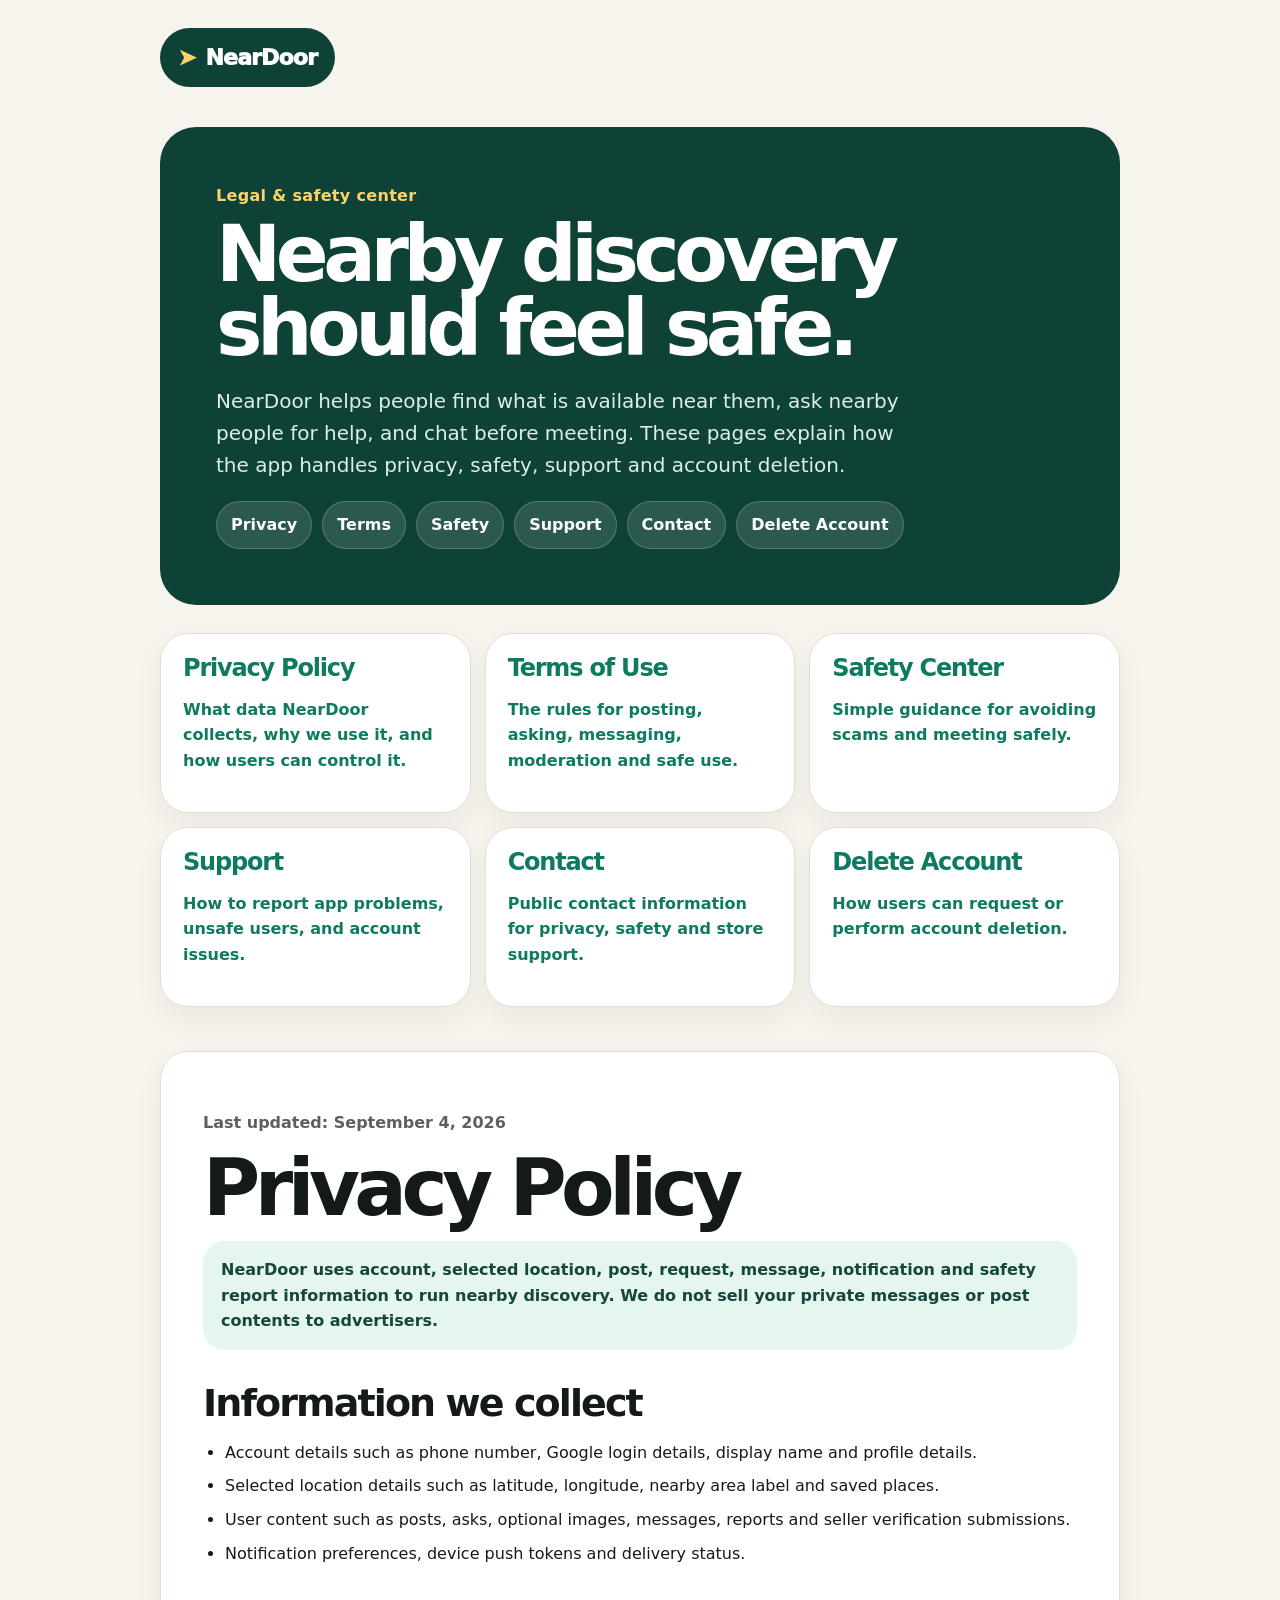
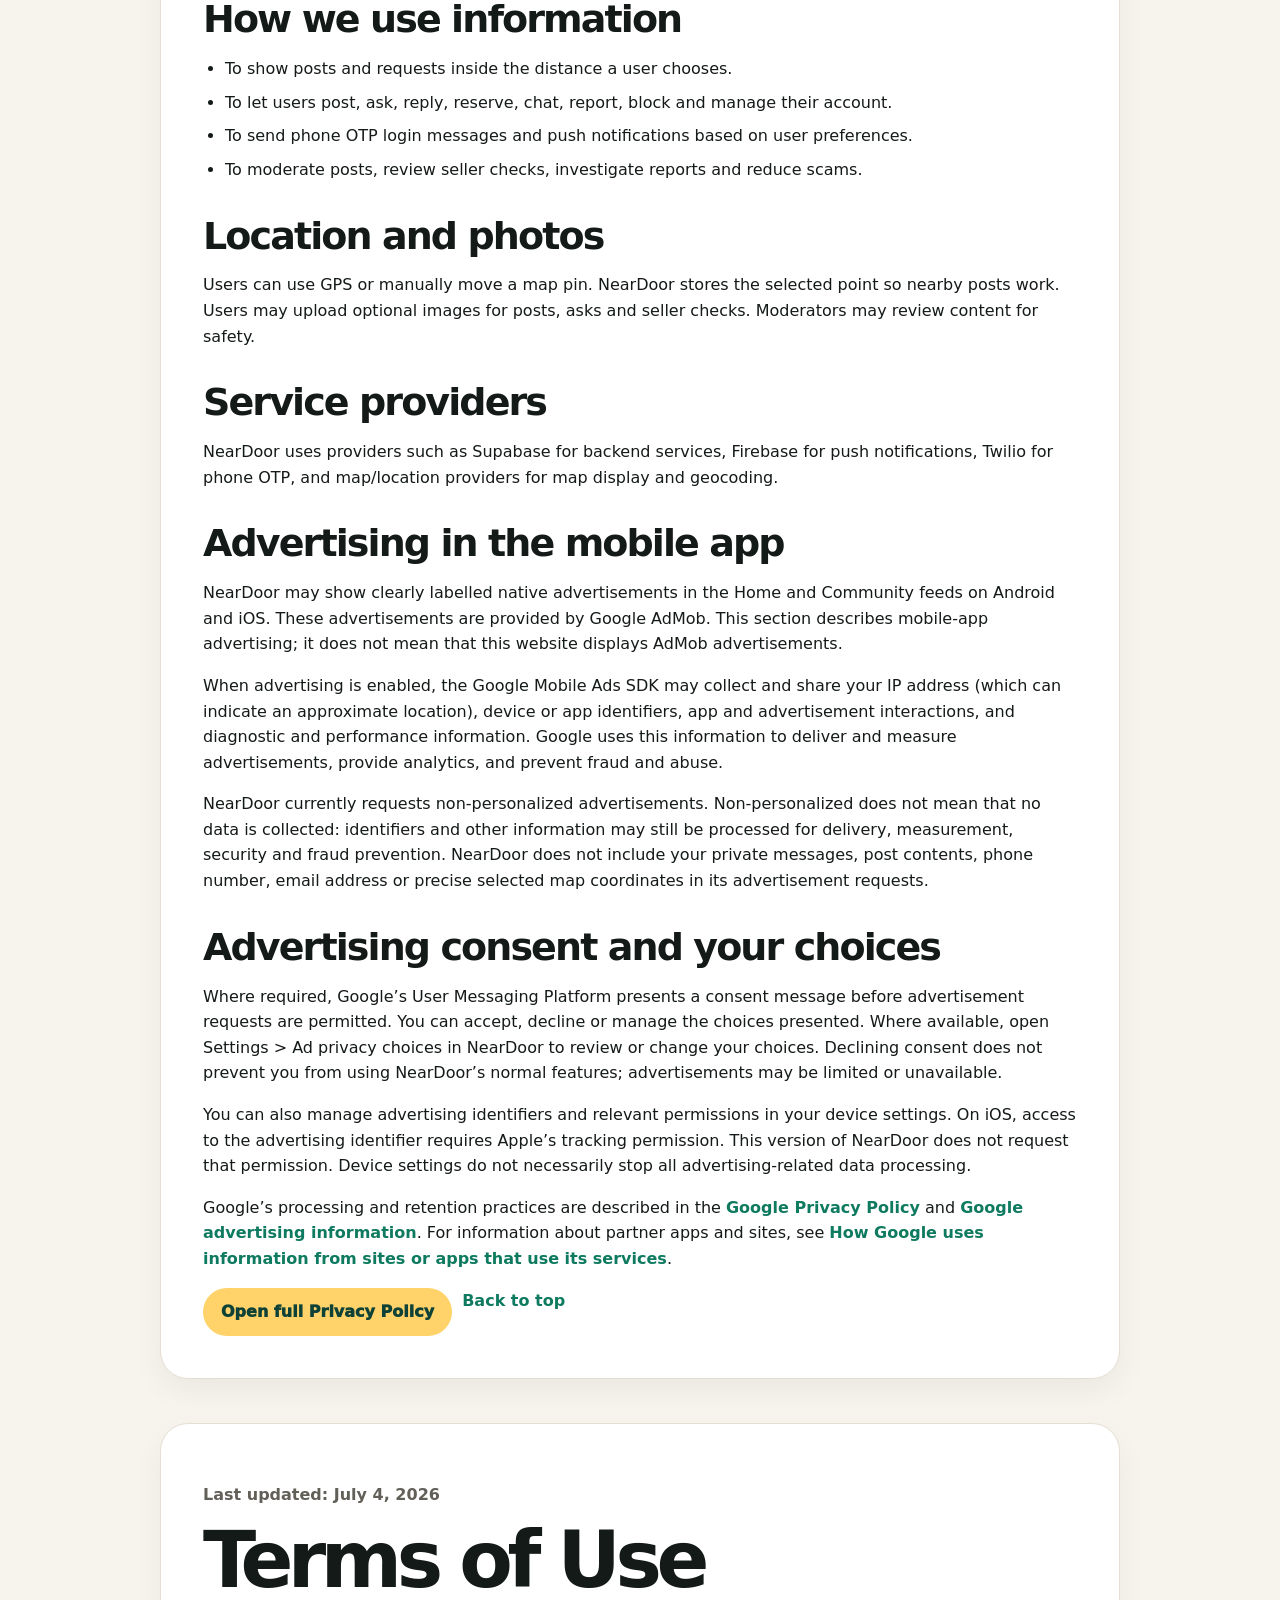
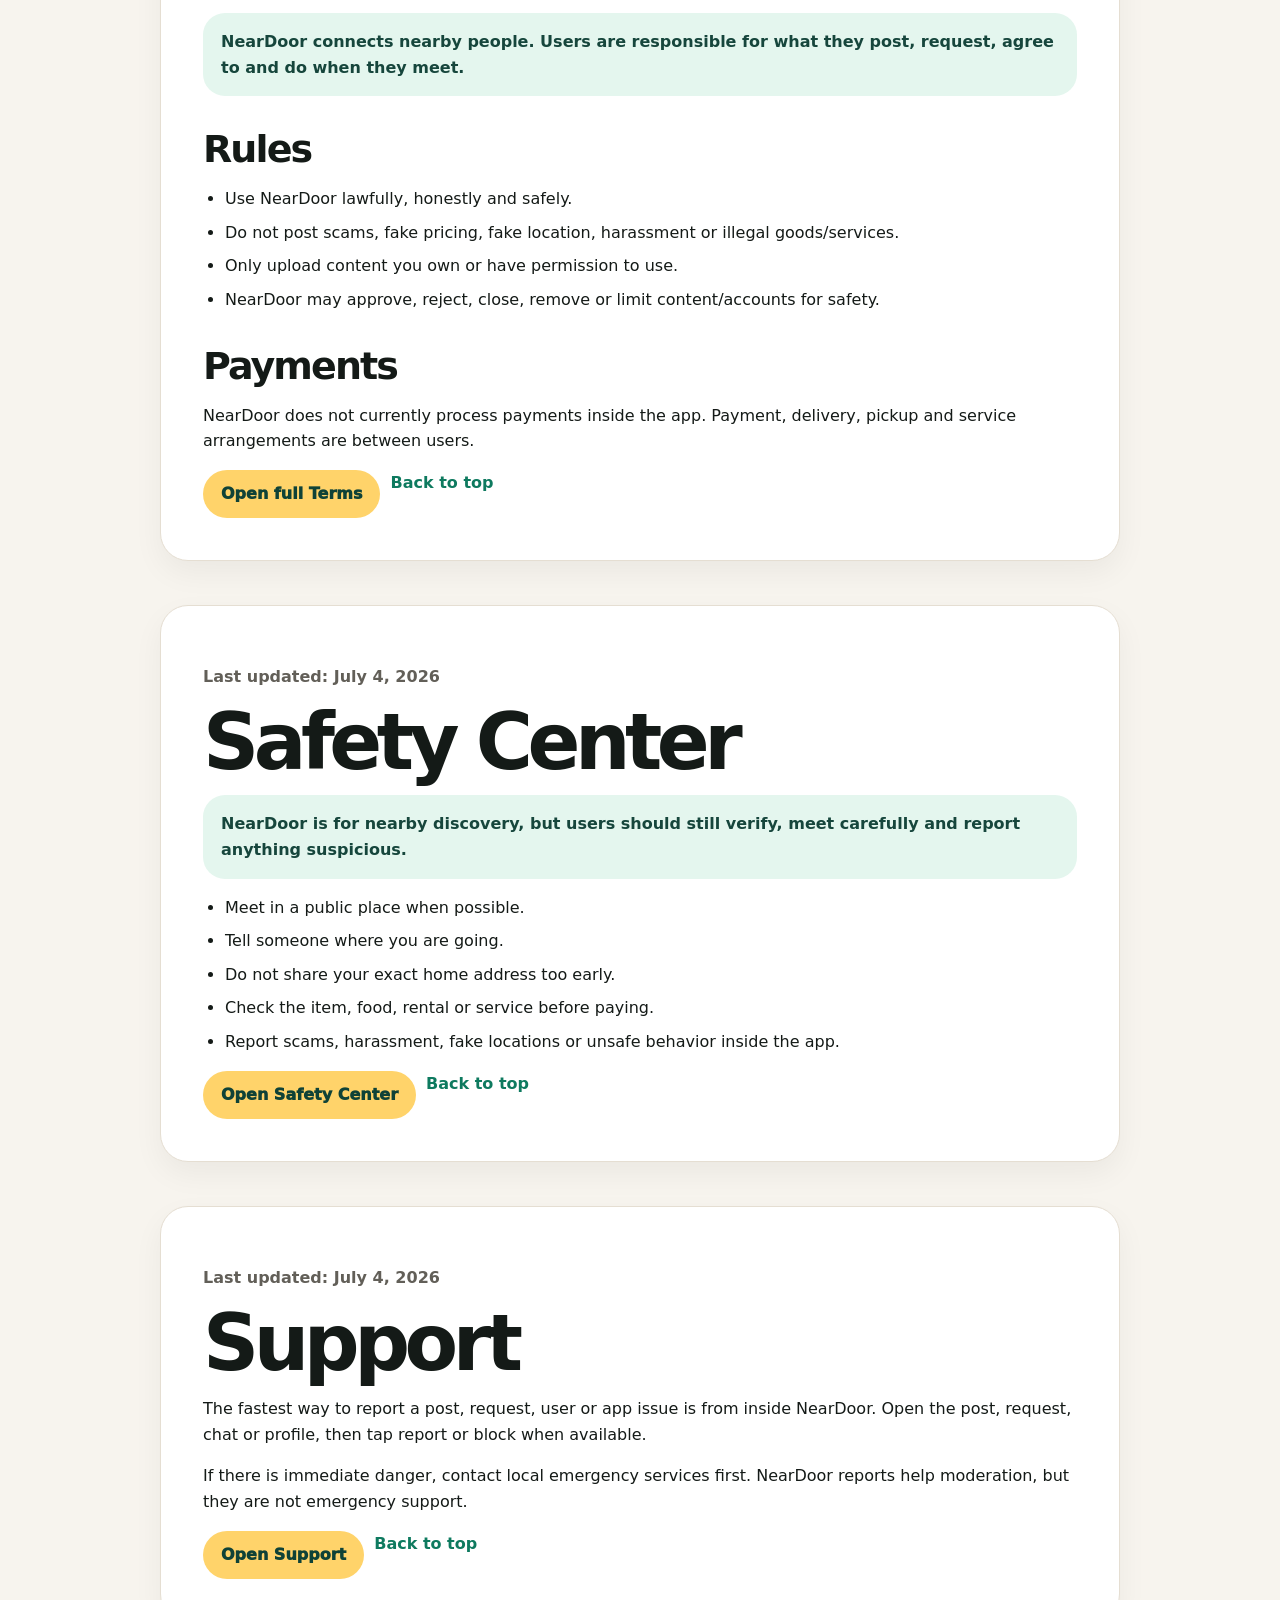
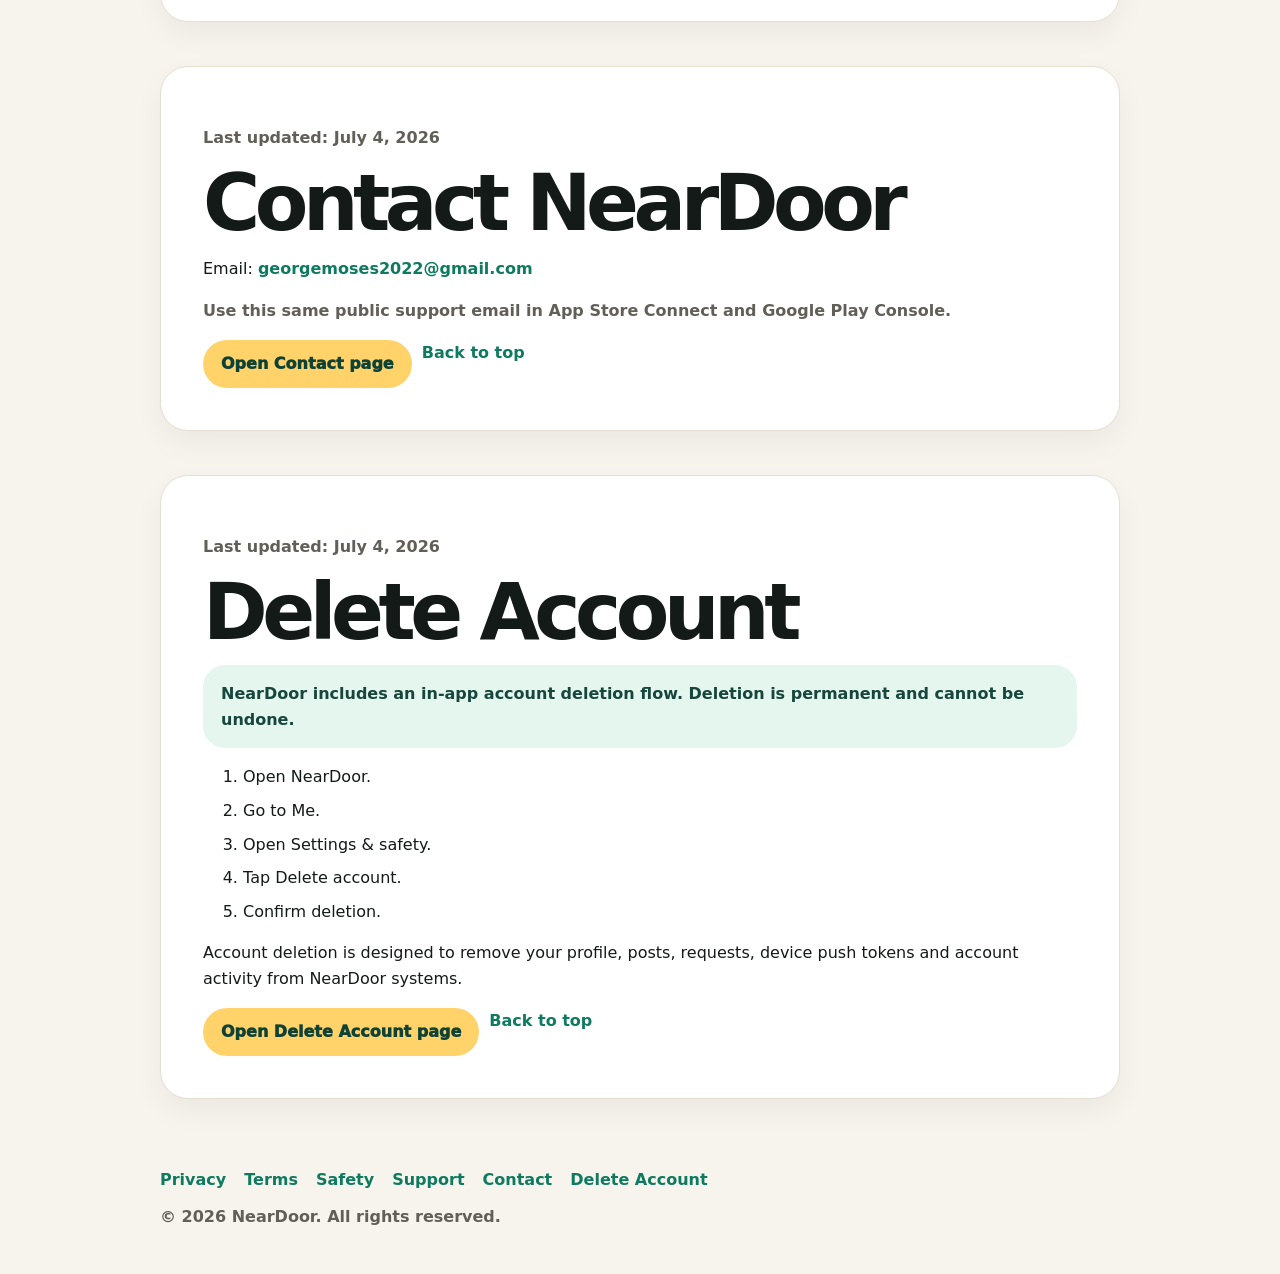
<file: index.html>
<!doctype html>
<html lang="en">
  <head>
    <meta charset="utf-8" />
    <meta name="viewport" content="width=device-width, initial-scale=1" />
    <title>NearDoor Legal & Safety</title>
    <meta
      name="description"
      content="NearDoor legal, privacy, safety, support and account deletion information."
    />
    <link rel="stylesheet" href="./styles.css" />
  </head>
  <body>
    <header class="topbar" id="top">
      <div class="shell">
        <a class="brand" href="./"><span class="brand-mark">➤</span> NearDoor</a>
      </div>
    </header>

    <main class="shell">
      <section class="hero">
        <div class="eyebrow">Legal & safety center</div>
        <h1>Nearby discovery should feel safe.</h1>
        <p>
          NearDoor helps people find what is available near them, ask nearby
          people for help, and chat before meeting. These pages explain how the
          app handles privacy, safety, support and account deletion.
        </p>
        <nav class="quicknav" aria-label="Page sections">
          <a href="#privacy">Privacy</a>
          <a href="#terms">Terms</a>
          <a href="#safety">Safety</a>
          <a href="#support">Support</a>
          <a href="#contact">Contact</a>
          <a href="#delete-account">Delete Account</a>
        </nav>
      </section>

      <section class="grid" aria-label="Legal pages">
        <a class="card" href="#privacy">
          <h2>Privacy Policy</h2>
          <p>What data NearDoor collects, why we use it, and how users can control it.</p>
        </a>
        <a class="card" href="#terms">
          <h2>Terms of Use</h2>
          <p>The rules for posting, asking, messaging, moderation and safe use.</p>
        </a>
        <a class="card" href="#safety">
          <h2>Safety Center</h2>
          <p>Simple guidance for avoiding scams and meeting safely.</p>
        </a>
        <a class="card" href="#support">
          <h2>Support</h2>
          <p>How to report app problems, unsafe users, and account issues.</p>
        </a>
        <a class="card" href="#contact">
          <h2>Contact</h2>
          <p>Public contact information for privacy, safety and store support.</p>
        </a>
        <a class="card" href="#delete-account">
          <h2>Delete Account</h2>
          <p>How users can request or perform account deletion.</p>
        </a>
      </section>

      <section class="content section-card" id="privacy">
        <p class="meta">Last updated: September 4, 2026</p>
        <h1>Privacy Policy</h1>
        <p class="notice">
          NearDoor uses account, selected location, post, request, message,
          notification and safety report information to run nearby discovery.
          We do not sell your private messages or post contents to advertisers.
        </p>
        <h2>Information we collect</h2>
        <ul>
          <li>Account details such as phone number, Google login details, display name and profile details.</li>
          <li>Selected location details such as latitude, longitude, nearby area label and saved places.</li>
          <li>User content such as posts, asks, optional images, messages, reports and seller verification submissions.</li>
          <li>Notification preferences, device push tokens and delivery status.</li>
        </ul>
        <h2>How we use information</h2>
        <ul>
          <li>To show posts and requests inside the distance a user chooses.</li>
          <li>To let users post, ask, reply, reserve, chat, report, block and manage their account.</li>
          <li>To send phone OTP login messages and push notifications based on user preferences.</li>
          <li>To moderate posts, review seller checks, investigate reports and reduce scams.</li>
        </ul>
        <h2>Location and photos</h2>
        <p>
          Users can use GPS or manually move a map pin. NearDoor stores the
          selected point so nearby posts work. Users may upload optional images
          for posts, asks and seller checks. Moderators may review content for
          safety.
        </p>
        <h2>Service providers</h2>
        <p>
          NearDoor uses providers such as Supabase for backend services,
          Firebase for push notifications, Twilio for phone OTP, and map/location
          providers for map display and geocoding.
        </p>
        <h2>Advertising in the mobile app</h2>
        <p>NearDoor may show clearly labelled native advertisements in the Home and Community feeds on Android and iOS. These advertisements are provided by Google AdMob. This section describes mobile-app advertising; it does not mean that this website displays AdMob advertisements.</p>
        <p>When advertising is enabled, the Google Mobile Ads SDK may collect and share your IP address (which can indicate an approximate location), device or app identifiers, app and advertisement interactions, and diagnostic and performance information. Google uses this information to deliver and measure advertisements, provide analytics, and prevent fraud and abuse.</p>
        <p>NearDoor currently requests non-personalized advertisements. Non-personalized does not mean that no data is collected: identifiers and other information may still be processed for delivery, measurement, security and fraud prevention. NearDoor does not include your private messages, post contents, phone number, email address or precise selected map coordinates in its advertisement requests.</p>
        <h2>Advertising consent and your choices</h2>
        <p>Where required, Google’s User Messaging Platform presents a consent message before advertisement requests are permitted. You can accept, decline or manage the choices presented. Where available, open Settings &gt; Ad privacy choices in NearDoor to review or change your choices. Declining consent does not prevent you from using NearDoor’s normal features; advertisements may be limited or unavailable.</p>
        <p>You can also manage advertising identifiers and relevant permissions in your device settings. On iOS, access to the advertising identifier requires Apple’s tracking permission. This version of NearDoor does not request that permission. Device settings do not necessarily stop all advertising-related data processing.</p>
        <p>Google’s processing and retention practices are described in the <a href="https://policies.google.com/privacy">Google Privacy Policy</a> and <a href="https://policies.google.com/technologies/ads">Google advertising information</a>. For information about partner apps and sites, see <a href="https://policies.google.com/technologies/partner-sites">How Google uses information from sites or apps that use its services</a>.</p>
        <div class="split-actions">
          <a class="button" href="./privacy/">Open full Privacy Policy</a>
          <a href="#top">Back to top</a>
        </div>
      </section>

      <section class="content section-card" id="terms">
        <p class="meta">Last updated: July 4, 2026</p>
        <h1>Terms of Use</h1>
        <p class="notice">
          NearDoor connects nearby people. Users are responsible for what they
          post, request, agree to and do when they meet.
        </p>
        <h2>Rules</h2>
        <ul>
          <li>Use NearDoor lawfully, honestly and safely.</li>
          <li>Do not post scams, fake pricing, fake location, harassment or illegal goods/services.</li>
          <li>Only upload content you own or have permission to use.</li>
          <li>NearDoor may approve, reject, close, remove or limit content/accounts for safety.</li>
        </ul>
        <h2>Payments</h2>
        <p>
          NearDoor does not currently process payments inside the app. Payment,
          delivery, pickup and service arrangements are between users.
        </p>
        <div class="split-actions">
          <a class="button" href="./terms/">Open full Terms</a>
          <a href="#top">Back to top</a>
        </div>
      </section>

      <section class="content section-card" id="safety">
        <p class="meta">Last updated: July 4, 2026</p>
        <h1>Safety Center</h1>
        <p class="notice">
          NearDoor is for nearby discovery, but users should still verify,
          meet carefully and report anything suspicious.
        </p>
        <ul>
          <li>Meet in a public place when possible.</li>
          <li>Tell someone where you are going.</li>
          <li>Do not share your exact home address too early.</li>
          <li>Check the item, food, rental or service before paying.</li>
          <li>Report scams, harassment, fake locations or unsafe behavior inside the app.</li>
        </ul>
        <div class="split-actions">
          <a class="button" href="./safety/">Open Safety Center</a>
          <a href="#top">Back to top</a>
        </div>
      </section>

      <section class="content section-card" id="support">
        <p class="meta">Last updated: July 4, 2026</p>
        <h1>Support</h1>
        <p>
          The fastest way to report a post, request, user or app issue is from
          inside NearDoor. Open the post, request, chat or profile, then tap
          report or block when available.
        </p>
        <p>
          If there is immediate danger, contact local emergency services first.
          NearDoor reports help moderation, but they are not emergency support.
        </p>
        <div class="split-actions">
          <a class="button" href="./support/">Open Support</a>
          <a href="#top">Back to top</a>
        </div>
      </section>

      <section class="content section-card" id="contact">
        <p class="meta">Last updated: July 4, 2026</p>
        <h1>Contact NearDoor</h1>
        <p>
          Email:
          <a href="mailto:georgemoses2022@gmail.com">georgemoses2022@gmail.com</a>
        </p>
        <p class="meta">
          Use this same public support email in App Store Connect and Google
          Play Console.
        </p>
        <div class="split-actions">
          <a class="button" href="./contact/">Open Contact page</a>
          <a href="#top">Back to top</a>
        </div>
      </section>

      <section class="content section-card" id="delete-account">
        <p class="meta">Last updated: July 4, 2026</p>
        <h1>Delete Account</h1>
        <p class="notice">
          NearDoor includes an in-app account deletion flow. Deletion is
          permanent and cannot be undone.
        </p>
        <ol>
          <li>Open NearDoor.</li>
          <li>Go to Me.</li>
          <li>Open Settings & safety.</li>
          <li>Tap Delete account.</li>
          <li>Confirm deletion.</li>
        </ol>
        <p>
          Account deletion is designed to remove your profile, posts, requests,
          device push tokens and account activity from NearDoor systems.
        </p>
        <div class="split-actions">
          <a class="button" href="./delete-account/">Open Delete Account page</a>
          <a href="#top">Back to top</a>
        </div>
      </section>
    </main>

    <footer class="footer">
      <div class="shell">
        <nav>
          <a href="#privacy">Privacy</a>
          <a href="#terms">Terms</a>
          <a href="#safety">Safety</a>
          <a href="#support">Support</a>
          <a href="#contact">Contact</a>
          <a href="#delete-account">Delete Account</a>
        </nav>
        <div>© 2026 NearDoor. All rights reserved.</div>
      </div>
    </footer>
  </body>
</html>
</file>
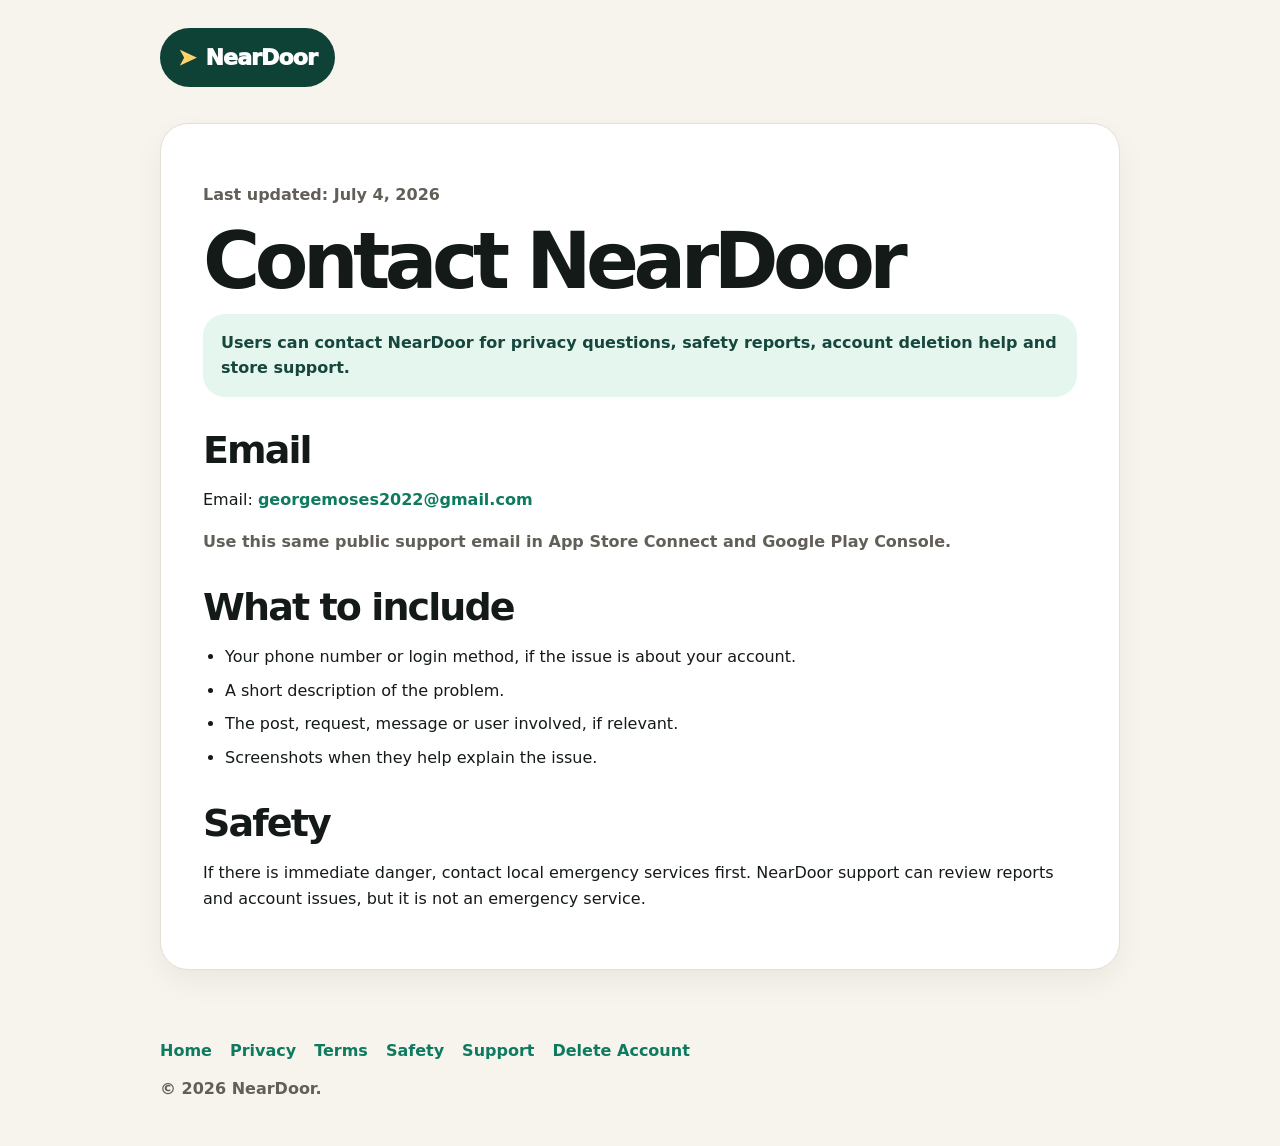
<file: contact/index.html>
<!doctype html>
<html lang="en">
  <head>
    <meta charset="utf-8" />
    <meta name="viewport" content="width=device-width, initial-scale=1" />
    <title>Contact NearDoor</title>
    <meta name="description" content="Contact NearDoor support." />
    <link rel="stylesheet" href="../styles.css" />
  </head>
  <body>
    <header class="topbar">
      <div class="shell">
        <a class="brand" href="../"><span class="brand-mark">➤</span> NearDoor</a>
      </div>
    </header>

    <main class="shell">
      <article class="content">
        <p class="meta">Last updated: July 4, 2026</p>
        <h1>Contact NearDoor</h1>
        <p class="notice">
          Users can contact NearDoor for privacy questions, safety reports,
          account deletion help and store support.
        </p>

        <h2>Email</h2>
        <p>
          Email:
          <a href="mailto:georgemoses2022@gmail.com">georgemoses2022@gmail.com</a>
        </p>
        <p class="meta">
          Use this same public support email in App Store Connect and Google
          Play Console.
        </p>

        <h2>What to include</h2>
        <ul>
          <li>Your phone number or login method, if the issue is about your account.</li>
          <li>A short description of the problem.</li>
          <li>The post, request, message or user involved, if relevant.</li>
          <li>Screenshots when they help explain the issue.</li>
        </ul>

        <h2>Safety</h2>
        <p>
          If there is immediate danger, contact local emergency services first.
          NearDoor support can review reports and account issues, but it is not
          an emergency service.
        </p>
      </article>
    </main>

    <footer class="footer">
      <div class="shell">
        <nav>
          <a href="../">Home</a>
          <a href="../privacy/">Privacy</a>
          <a href="../terms/">Terms</a>
          <a href="../safety/">Safety</a>
          <a href="../support/">Support</a>
          <a href="../delete-account/">Delete Account</a>
        </nav>
        <div>© 2026 NearDoor.</div>
      </div>
    </footer>
  </body>
</html>
</file>
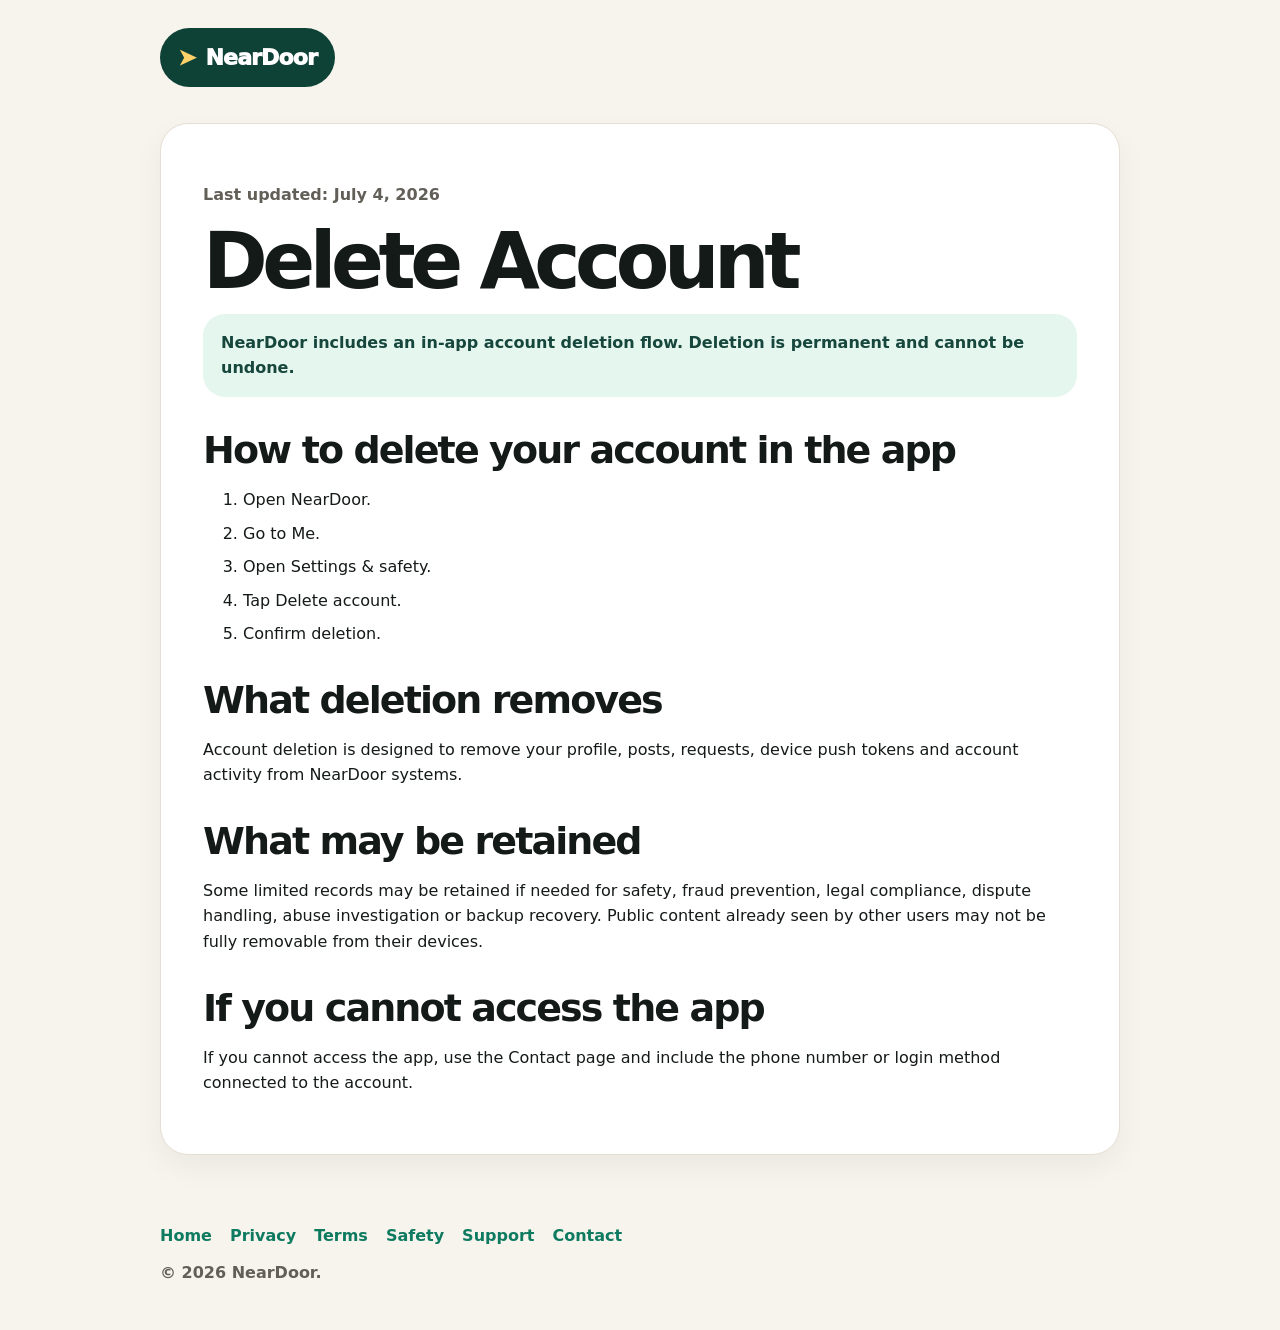
<file: delete-account/index.html>
<!doctype html>
<html lang="en">
  <head>
    <meta charset="utf-8" />
    <meta name="viewport" content="width=device-width, initial-scale=1" />
    <title>Delete NearDoor Account</title>
    <meta name="description" content="How to delete a NearDoor account." />
    <link rel="stylesheet" href="../styles.css" />
  </head>
  <body>
    <header class="topbar">
      <div class="shell">
        <a class="brand" href="../"><span class="brand-mark">➤</span> NearDoor</a>
      </div>
    </header>

    <main class="shell">
      <article class="content">
        <p class="meta">Last updated: July 4, 2026</p>
        <h1>Delete Account</h1>
        <p class="notice">
          NearDoor includes an in-app account deletion flow. Deletion is
          permanent and cannot be undone.
        </p>

        <h2>How to delete your account in the app</h2>
        <ol>
          <li>Open NearDoor.</li>
          <li>Go to Me.</li>
          <li>Open Settings & safety.</li>
          <li>Tap Delete account.</li>
          <li>Confirm deletion.</li>
        </ol>

        <h2>What deletion removes</h2>
        <p>
          Account deletion is designed to remove your profile, posts, requests,
          device push tokens and account activity from NearDoor systems.
        </p>

        <h2>What may be retained</h2>
        <p>
          Some limited records may be retained if needed for safety, fraud
          prevention, legal compliance, dispute handling, abuse investigation or
          backup recovery. Public content already seen by other users may not be
          fully removable from their devices.
        </p>

        <h2>If you cannot access the app</h2>
        <p>
          If you cannot access the app, use the Contact page and include the
          phone number or login method connected to the account.
        </p>
      </article>
    </main>

    <footer class="footer">
      <div class="shell">
        <nav>
          <a href="../">Home</a>
          <a href="../privacy/">Privacy</a>
          <a href="../terms/">Terms</a>
          <a href="../safety/">Safety</a>
          <a href="../support/">Support</a>
          <a href="../contact/">Contact</a>
        </nav>
        <div>© 2026 NearDoor.</div>
      </div>
    </footer>
  </body>
</html>
</file>
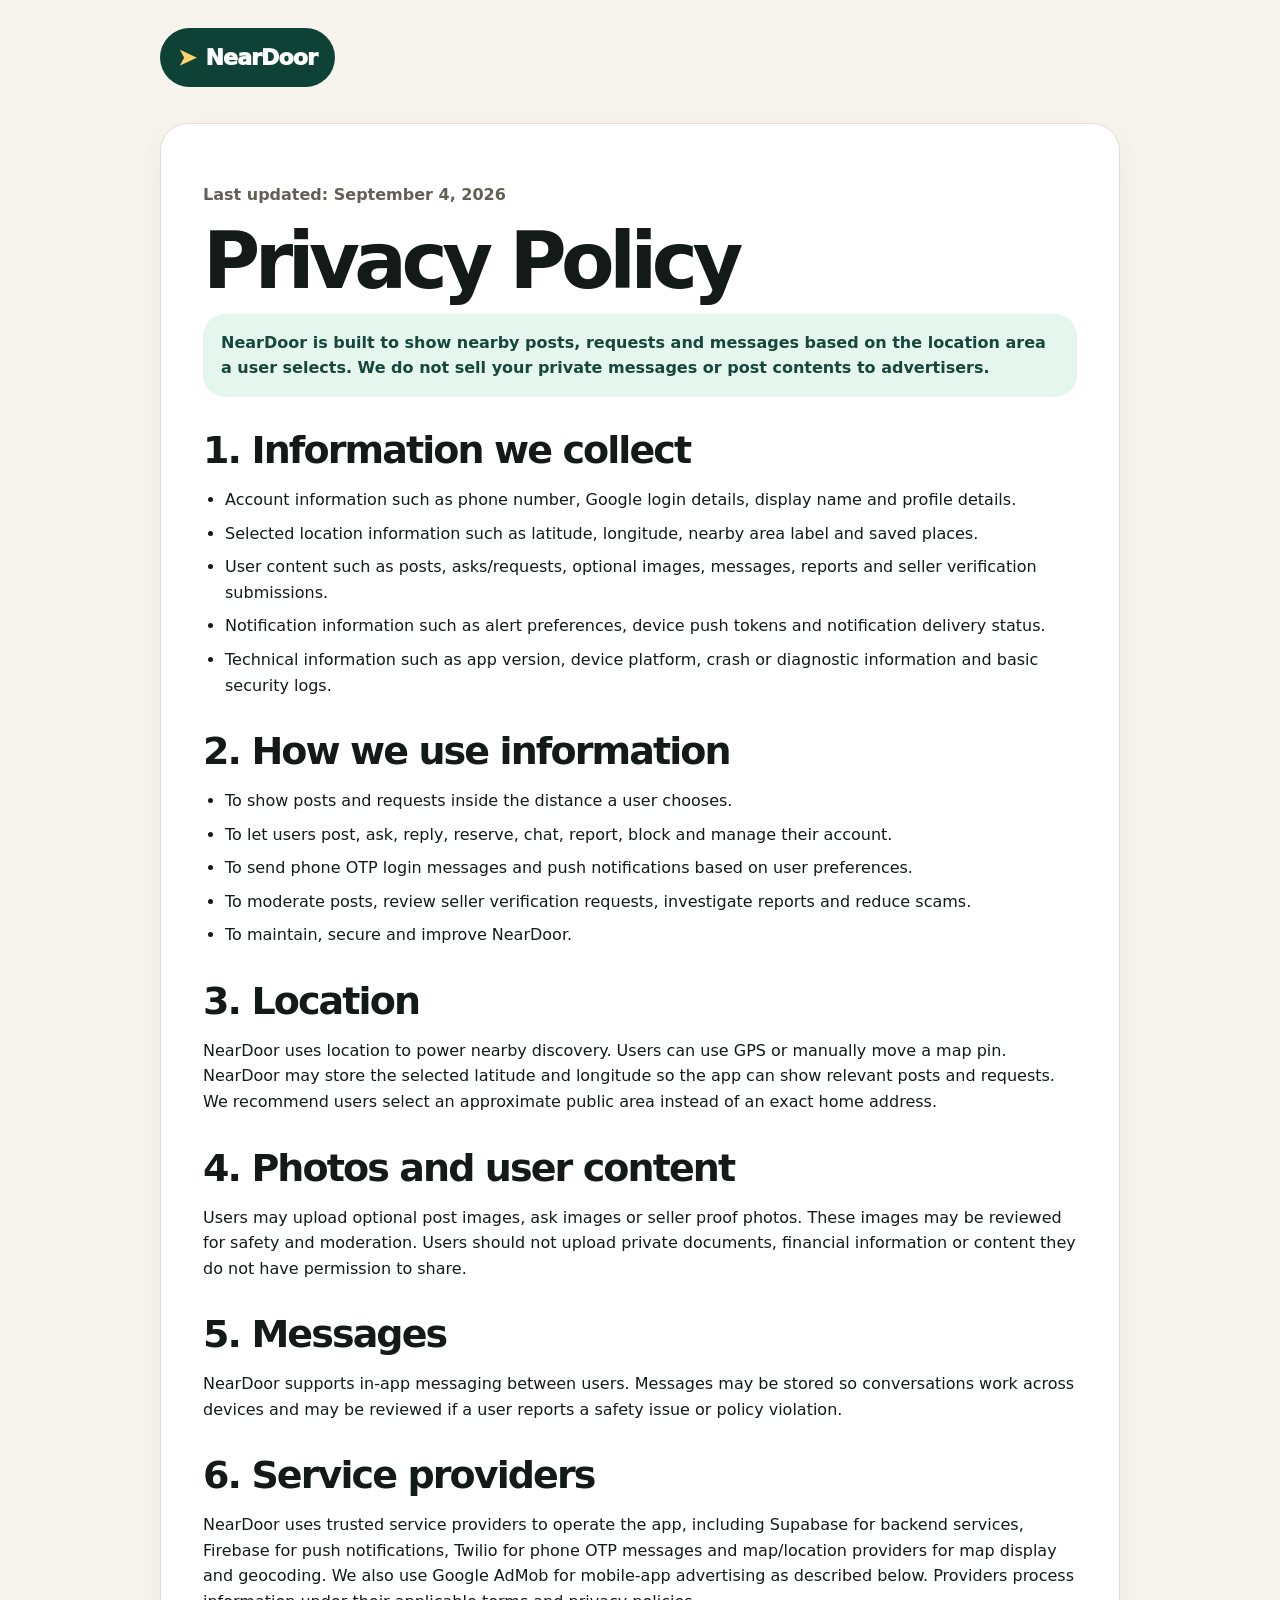
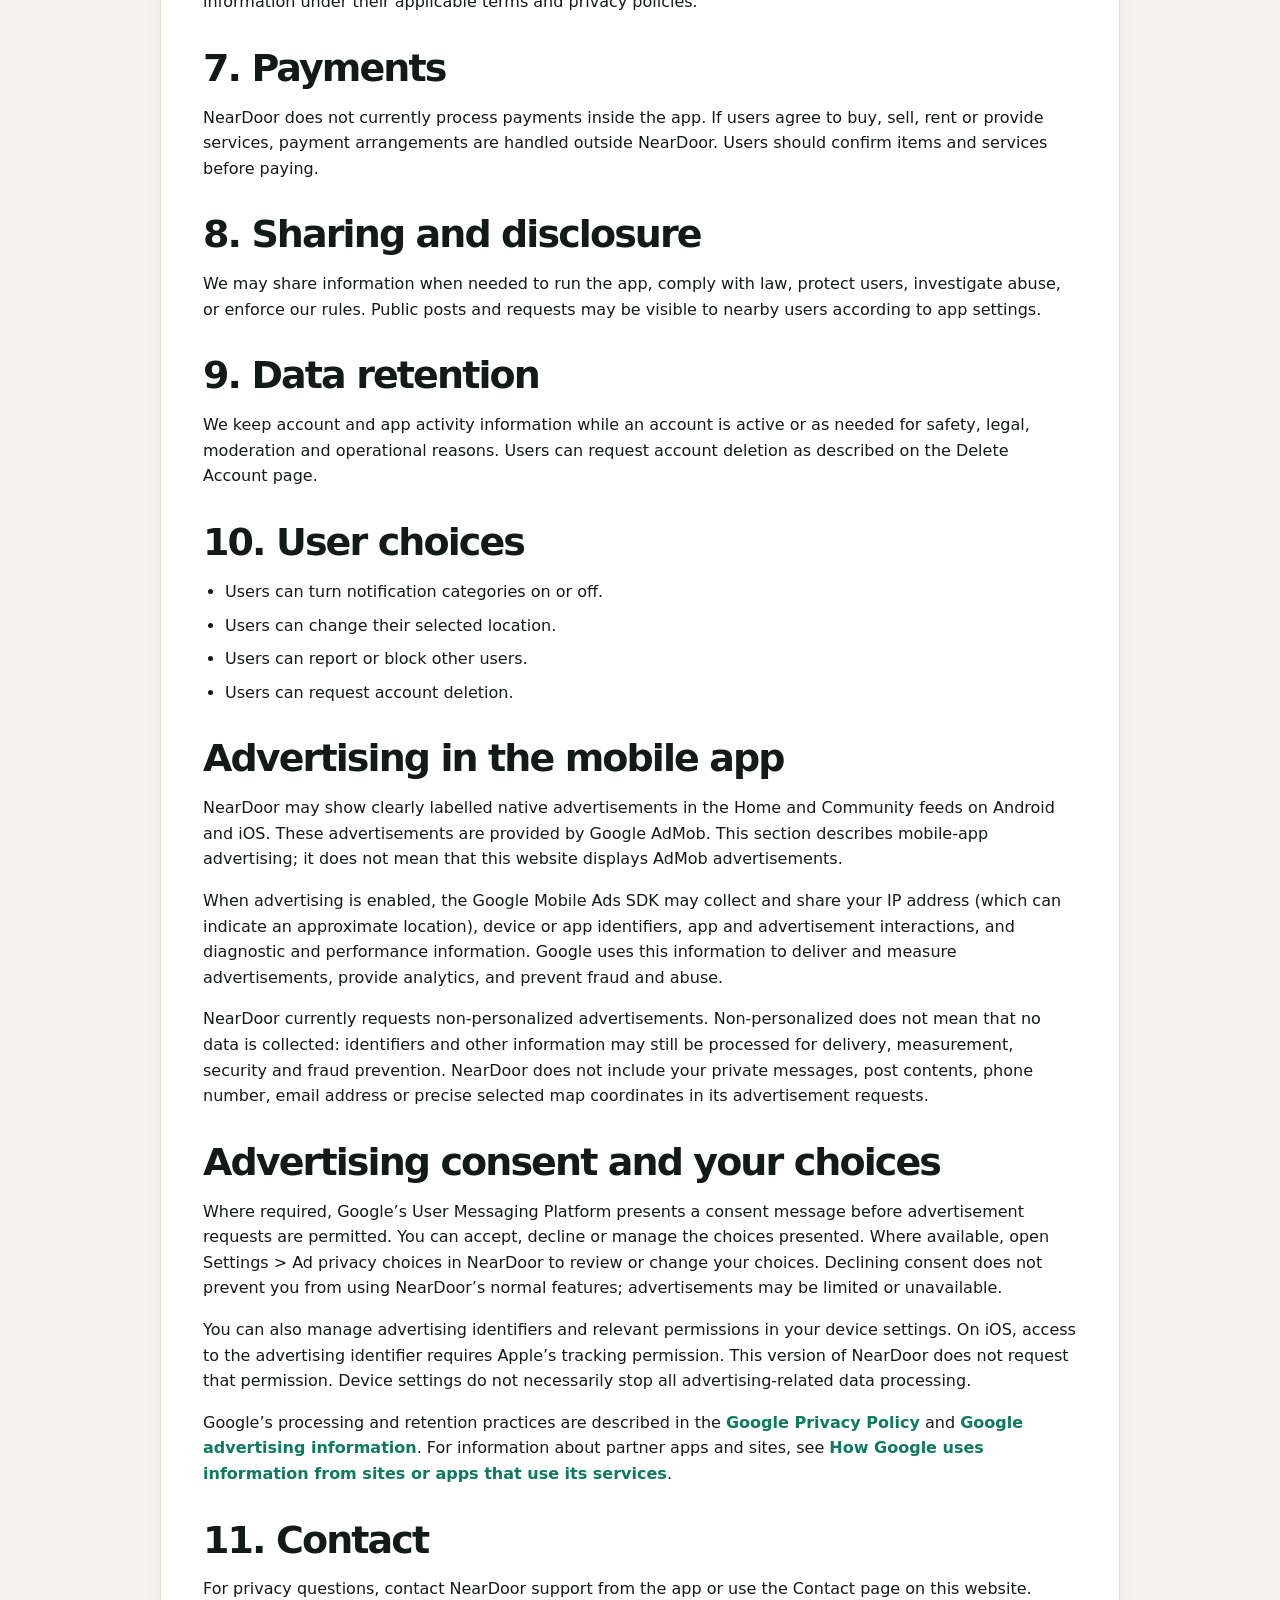
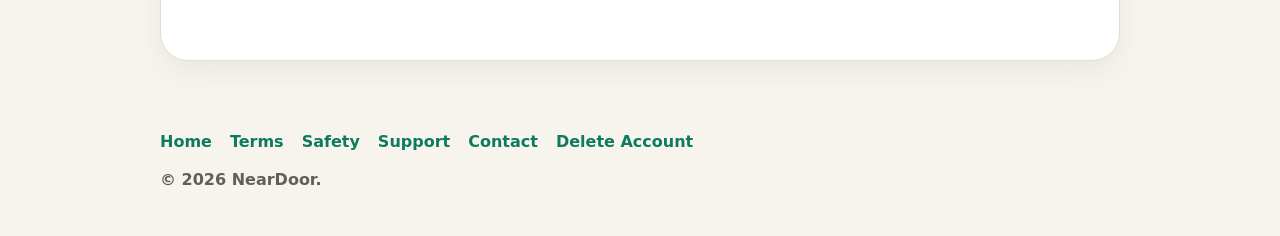
<file: privacy/index.html>
<!doctype html>
<html lang="en">
  <head>
    <meta charset="utf-8" />
    <meta name="viewport" content="width=device-width, initial-scale=1" />
    <title>NearDoor Privacy Policy</title>
    <meta name="description" content="NearDoor Privacy Policy." />
    <link rel="stylesheet" href="../styles.css" />
  </head>
  <body>
    <header class="topbar">
      <div class="shell">
        <a class="brand" href="../"><span class="brand-mark">➤</span> NearDoor</a>
      </div>
    </header>

    <main class="shell">
      <article class="content">
        <p class="meta">Last updated: September 4, 2026</p>
        <h1>Privacy Policy</h1>
        <p class="notice">
          NearDoor is built to show nearby posts, requests and messages based on
          the location area a user selects. We do not sell your private messages or post contents to advertisers.
        </p>

        <h2>1. Information we collect</h2>
        <ul>
          <li>Account information such as phone number, Google login details, display name and profile details.</li>
          <li>Selected location information such as latitude, longitude, nearby area label and saved places.</li>
          <li>User content such as posts, asks/requests, optional images, messages, reports and seller verification submissions.</li>
          <li>Notification information such as alert preferences, device push tokens and notification delivery status.</li>
          <li>Technical information such as app version, device platform, crash or diagnostic information and basic security logs.</li>
        </ul>

        <h2>2. How we use information</h2>
        <ul>
          <li>To show posts and requests inside the distance a user chooses.</li>
          <li>To let users post, ask, reply, reserve, chat, report, block and manage their account.</li>
          <li>To send phone OTP login messages and push notifications based on user preferences.</li>
          <li>To moderate posts, review seller verification requests, investigate reports and reduce scams.</li>
          <li>To maintain, secure and improve NearDoor.</li>
        </ul>

        <h2>3. Location</h2>
        <p>
          NearDoor uses location to power nearby discovery. Users can use GPS or
          manually move a map pin. NearDoor may store the selected latitude and
          longitude so the app can show relevant posts and requests. We recommend
          users select an approximate public area instead of an exact home
          address.
        </p>

        <h2>4. Photos and user content</h2>
        <p>
          Users may upload optional post images, ask images or seller proof
          photos. These images may be reviewed for safety and moderation. Users
          should not upload private documents, financial information or content
          they do not have permission to share.
        </p>

        <h2>5. Messages</h2>
        <p>
          NearDoor supports in-app messaging between users. Messages may be
          stored so conversations work across devices and may be reviewed if a
          user reports a safety issue or policy violation.
        </p>

        <h2>6. Service providers</h2>
        <p>
          NearDoor uses trusted service providers to operate the app, including
          Supabase for backend services, Firebase for push notifications, Twilio
          for phone OTP messages and map/location providers for map display and
          geocoding. We also use Google AdMob for mobile-app advertising as described below. Providers process information under their applicable terms and privacy policies.
        </p>

        <h2>7. Payments</h2>
        <p>
          NearDoor does not currently process payments inside the app. If users
          agree to buy, sell, rent or provide services, payment arrangements are
          handled outside NearDoor. Users should confirm items and services
          before paying.
        </p>

        <h2>8. Sharing and disclosure</h2>
        <p>
          We may share information when needed to run the app, comply with law,
          protect users, investigate abuse, or enforce our rules. Public posts
          and requests may be visible to nearby users according to app settings.
        </p>

        <h2>9. Data retention</h2>
        <p>
          We keep account and app activity information while an account is active
          or as needed for safety, legal, moderation and operational reasons.
          Users can request account deletion as described on the Delete Account
          page.
        </p>

        <h2>10. User choices</h2>
        <ul>
          <li>Users can turn notification categories on or off.</li>
          <li>Users can change their selected location.</li>
          <li>Users can report or block other users.</li>
          <li>Users can request account deletion.</li>
        </ul>

        <h2>Advertising in the mobile app</h2>
        <p>NearDoor may show clearly labelled native advertisements in the Home and Community feeds on Android and iOS. These advertisements are provided by Google AdMob. This section describes mobile-app advertising; it does not mean that this website displays AdMob advertisements.</p>
        <p>When advertising is enabled, the Google Mobile Ads SDK may collect and share your IP address (which can indicate an approximate location), device or app identifiers, app and advertisement interactions, and diagnostic and performance information. Google uses this information to deliver and measure advertisements, provide analytics, and prevent fraud and abuse.</p>
        <p>NearDoor currently requests non-personalized advertisements. Non-personalized does not mean that no data is collected: identifiers and other information may still be processed for delivery, measurement, security and fraud prevention. NearDoor does not include your private messages, post contents, phone number, email address or precise selected map coordinates in its advertisement requests.</p>
        <h2>Advertising consent and your choices</h2>
        <p>Where required, Google’s User Messaging Platform presents a consent message before advertisement requests are permitted. You can accept, decline or manage the choices presented. Where available, open Settings &gt; Ad privacy choices in NearDoor to review or change your choices. Declining consent does not prevent you from using NearDoor’s normal features; advertisements may be limited or unavailable.</p>
        <p>You can also manage advertising identifiers and relevant permissions in your device settings. On iOS, access to the advertising identifier requires Apple’s tracking permission. This version of NearDoor does not request that permission. Device settings do not necessarily stop all advertising-related data processing.</p>
        <p>Google’s processing and retention practices are described in the <a href="https://policies.google.com/privacy">Google Privacy Policy</a> and <a href="https://policies.google.com/technologies/ads">Google advertising information</a>. For information about partner apps and sites, see <a href="https://policies.google.com/technologies/partner-sites">How Google uses information from sites or apps that use its services</a>.</p>
        <h2>11. Contact</h2>
        <p>
          For privacy questions, contact NearDoor support from the app or use the
          Contact page on this website.
        </p>
      </article>
    </main>

    <footer class="footer">
      <div class="shell">
        <nav>
          <a href="../">Home</a>
          <a href="../terms/">Terms</a>
          <a href="../safety/">Safety</a>
          <a href="../support/">Support</a>
          <a href="../contact/">Contact</a>
          <a href="../delete-account/">Delete Account</a>
        </nav>
        <div>© 2026 NearDoor.</div>
      </div>
    </footer>
  </body>
</html>
</file>
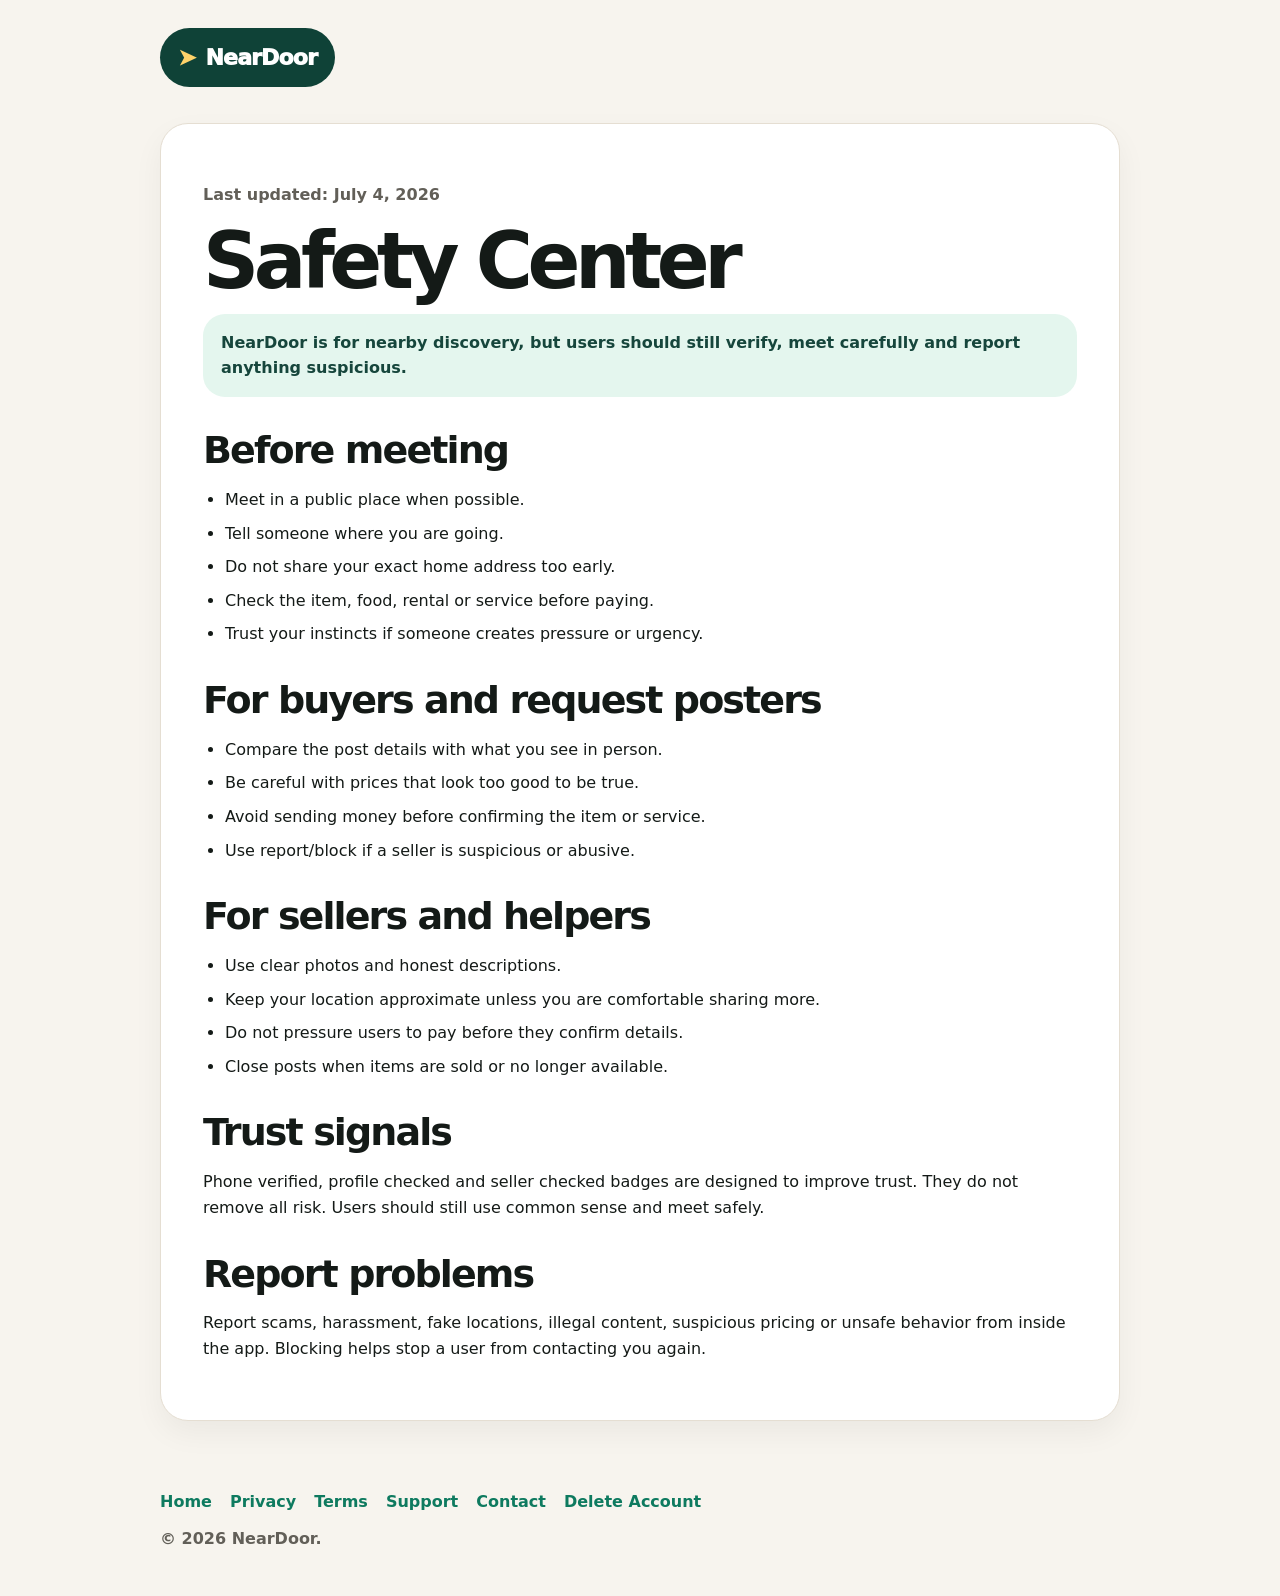
<file: safety/index.html>
<!doctype html>
<html lang="en">
  <head>
    <meta charset="utf-8" />
    <meta name="viewport" content="width=device-width, initial-scale=1" />
    <title>NearDoor Safety Center</title>
    <meta name="description" content="NearDoor Safety Center." />
    <link rel="stylesheet" href="../styles.css" />
  </head>
  <body>
    <header class="topbar">
      <div class="shell">
        <a class="brand" href="../"><span class="brand-mark">➤</span> NearDoor</a>
      </div>
    </header>

    <main class="shell">
      <article class="content">
        <p class="meta">Last updated: July 4, 2026</p>
        <h1>Safety Center</h1>
        <p class="notice">
          NearDoor is for nearby discovery, but users should still verify,
          meet carefully and report anything suspicious.
        </p>

        <h2>Before meeting</h2>
        <ul>
          <li>Meet in a public place when possible.</li>
          <li>Tell someone where you are going.</li>
          <li>Do not share your exact home address too early.</li>
          <li>Check the item, food, rental or service before paying.</li>
          <li>Trust your instincts if someone creates pressure or urgency.</li>
        </ul>

        <h2>For buyers and request posters</h2>
        <ul>
          <li>Compare the post details with what you see in person.</li>
          <li>Be careful with prices that look too good to be true.</li>
          <li>Avoid sending money before confirming the item or service.</li>
          <li>Use report/block if a seller is suspicious or abusive.</li>
        </ul>

        <h2>For sellers and helpers</h2>
        <ul>
          <li>Use clear photos and honest descriptions.</li>
          <li>Keep your location approximate unless you are comfortable sharing more.</li>
          <li>Do not pressure users to pay before they confirm details.</li>
          <li>Close posts when items are sold or no longer available.</li>
        </ul>

        <h2>Trust signals</h2>
        <p>
          Phone verified, profile checked and seller checked badges are designed
          to improve trust. They do not remove all risk. Users should still use
          common sense and meet safely.
        </p>

        <h2>Report problems</h2>
        <p>
          Report scams, harassment, fake locations, illegal content, suspicious
          pricing or unsafe behavior from inside the app. Blocking helps stop a
          user from contacting you again.
        </p>
      </article>
    </main>

    <footer class="footer">
      <div class="shell">
        <nav>
          <a href="../">Home</a>
          <a href="../privacy/">Privacy</a>
          <a href="../terms/">Terms</a>
          <a href="../support/">Support</a>
          <a href="../contact/">Contact</a>
          <a href="../delete-account/">Delete Account</a>
        </nav>
        <div>© 2026 NearDoor.</div>
      </div>
    </footer>
  </body>
</html>
</file>
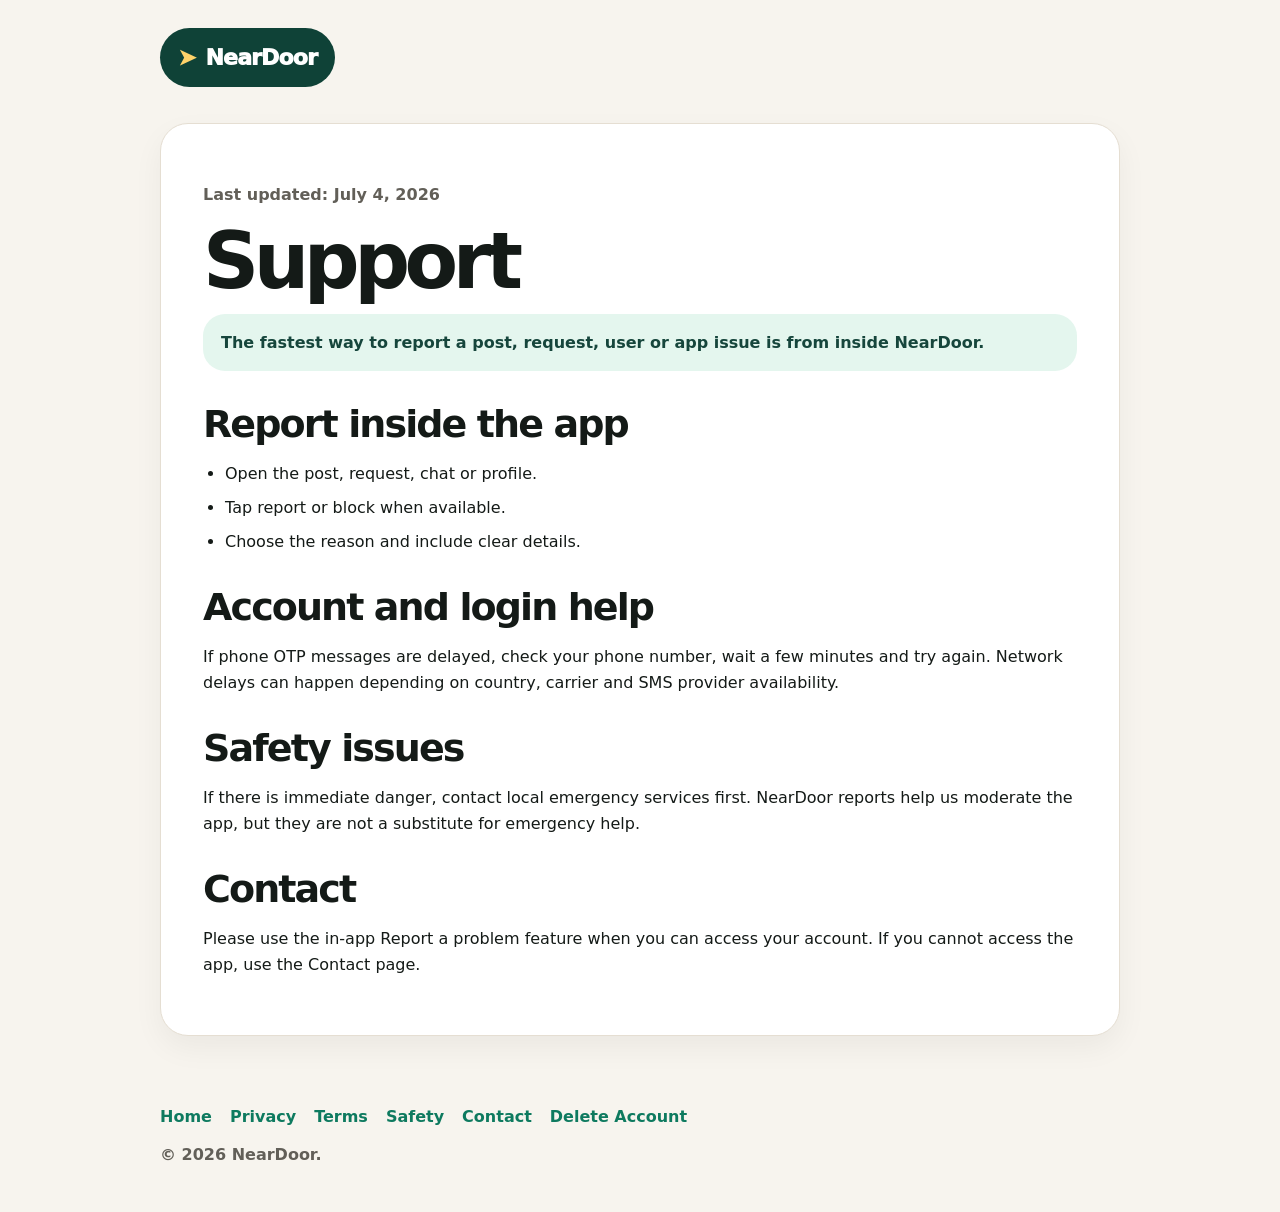
<file: support/index.html>
<!doctype html>
<html lang="en">
  <head>
    <meta charset="utf-8" />
    <meta name="viewport" content="width=device-width, initial-scale=1" />
    <title>NearDoor Support</title>
    <meta name="description" content="NearDoor support information." />
    <link rel="stylesheet" href="../styles.css" />
  </head>
  <body>
    <header class="topbar">
      <div class="shell">
        <a class="brand" href="../"><span class="brand-mark">➤</span> NearDoor</a>
      </div>
    </header>

    <main class="shell">
      <article class="content">
        <p class="meta">Last updated: July 4, 2026</p>
        <h1>Support</h1>
        <p class="notice">
          The fastest way to report a post, request, user or app issue is from
          inside NearDoor.
        </p>

        <h2>Report inside the app</h2>
        <ul>
          <li>Open the post, request, chat or profile.</li>
          <li>Tap report or block when available.</li>
          <li>Choose the reason and include clear details.</li>
        </ul>

        <h2>Account and login help</h2>
        <p>
          If phone OTP messages are delayed, check your phone number, wait a few
          minutes and try again. Network delays can happen depending on country,
          carrier and SMS provider availability.
        </p>

        <h2>Safety issues</h2>
        <p>
          If there is immediate danger, contact local emergency services first.
          NearDoor reports help us moderate the app, but they are not a
          substitute for emergency help.
        </p>

        <h2>Contact</h2>
        <p>
          Please use the in-app Report a problem feature when you can access
          your account. If you cannot access the app, use the Contact page.
        </p>
      </article>
    </main>

    <footer class="footer">
      <div class="shell">
        <nav>
          <a href="../">Home</a>
          <a href="../privacy/">Privacy</a>
          <a href="../terms/">Terms</a>
          <a href="../safety/">Safety</a>
          <a href="../contact/">Contact</a>
          <a href="../delete-account/">Delete Account</a>
        </nav>
        <div>© 2026 NearDoor.</div>
      </div>
    </footer>
  </body>
</html>
</file>
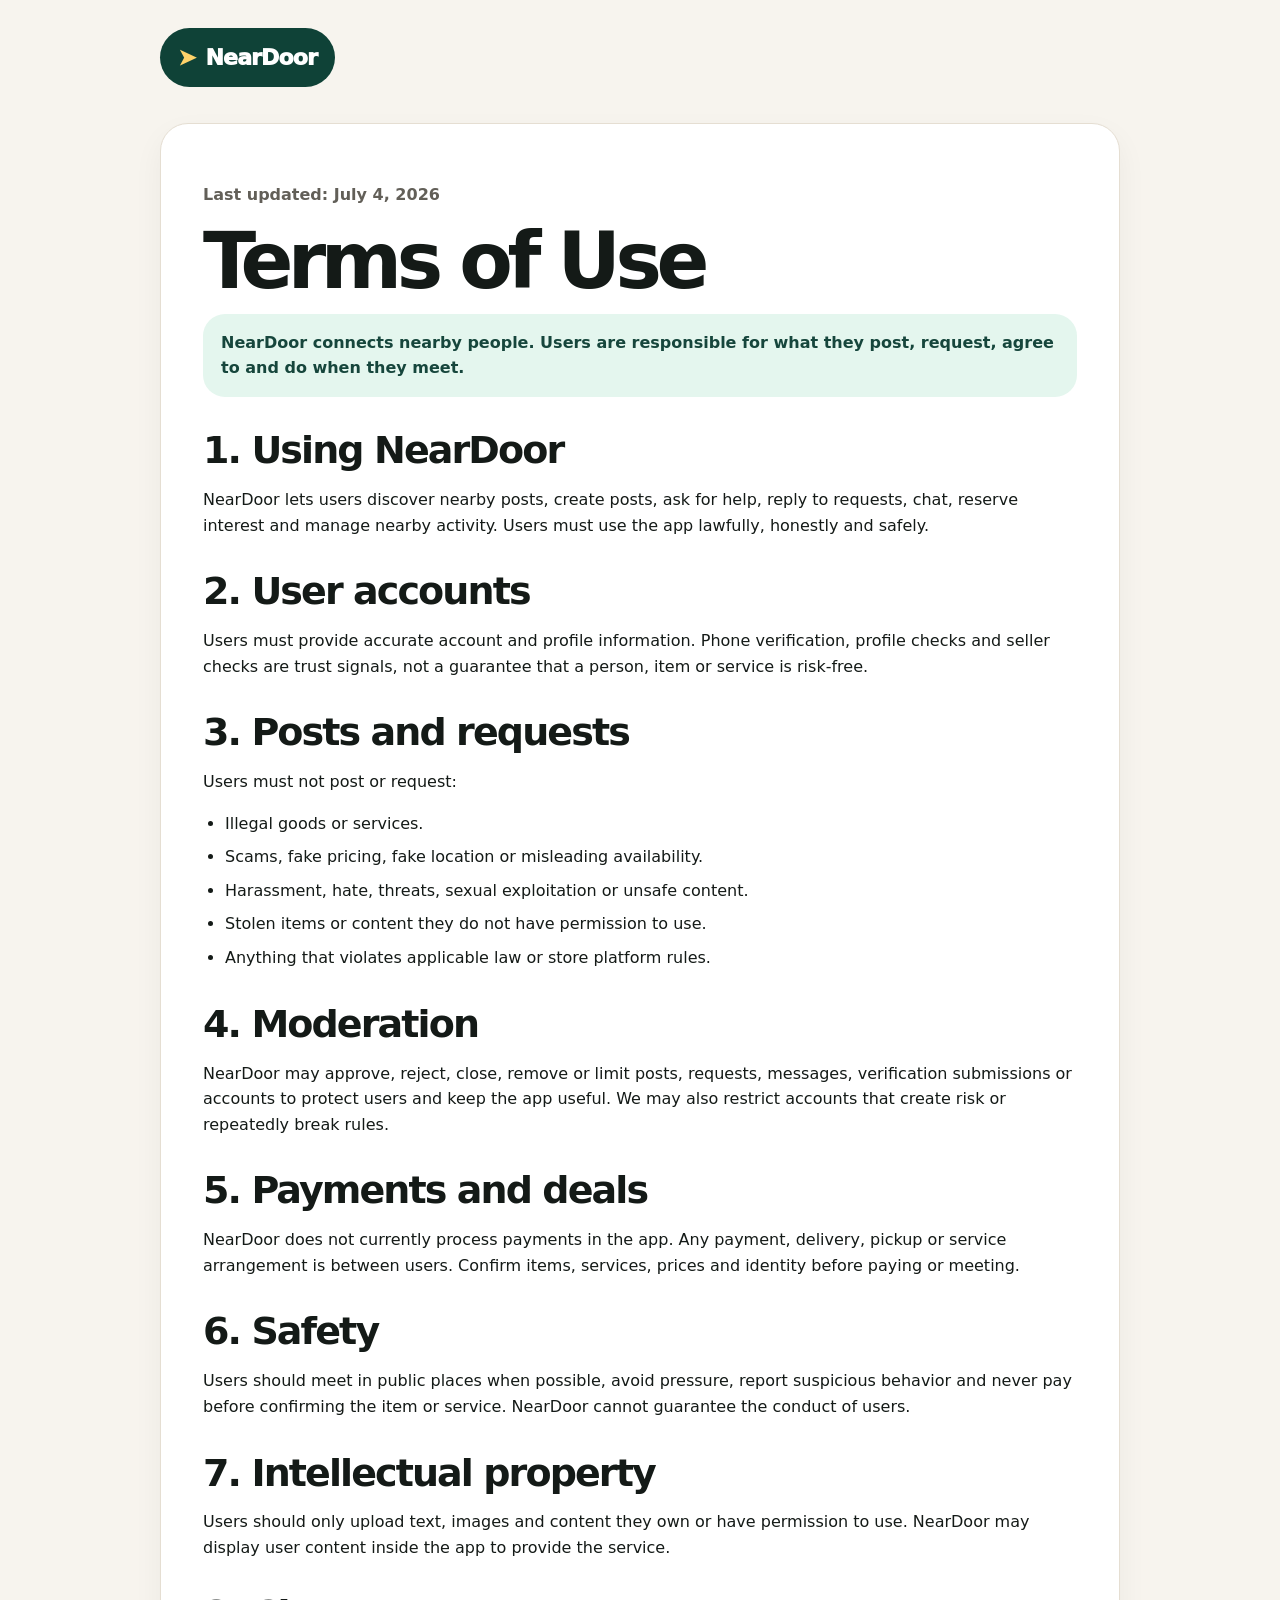
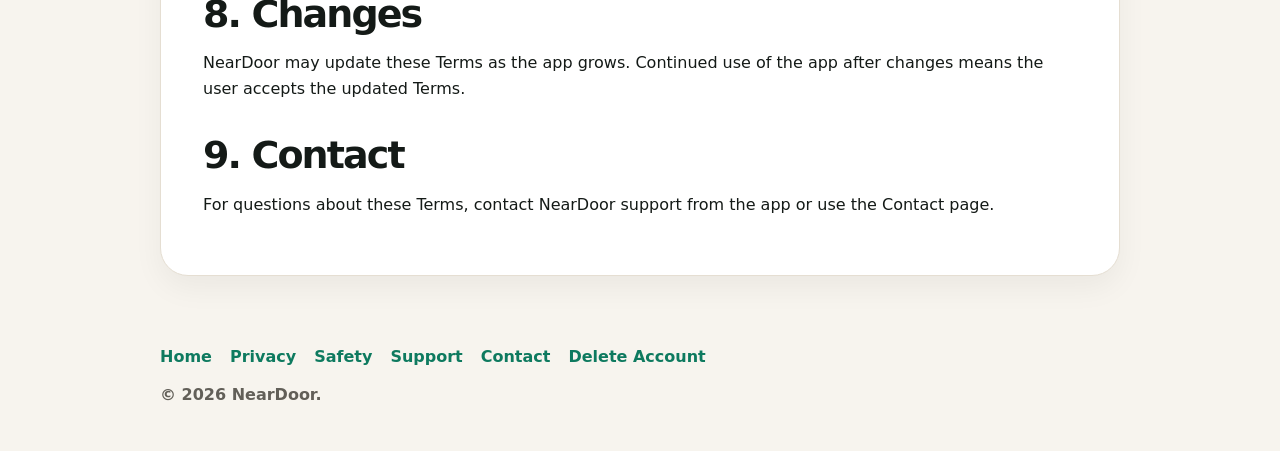
<file: terms/index.html>
<!doctype html>
<html lang="en">
  <head>
    <meta charset="utf-8" />
    <meta name="viewport" content="width=device-width, initial-scale=1" />
    <title>NearDoor Terms of Use</title>
    <meta name="description" content="NearDoor Terms of Use." />
    <link rel="stylesheet" href="../styles.css" />
  </head>
  <body>
    <header class="topbar">
      <div class="shell">
        <a class="brand" href="../"><span class="brand-mark">➤</span> NearDoor</a>
      </div>
    </header>

    <main class="shell">
      <article class="content">
        <p class="meta">Last updated: July 4, 2026</p>
        <h1>Terms of Use</h1>
        <p class="notice">
          NearDoor connects nearby people. Users are responsible for what they
          post, request, agree to and do when they meet.
        </p>

        <h2>1. Using NearDoor</h2>
        <p>
          NearDoor lets users discover nearby posts, create posts, ask for help,
          reply to requests, chat, reserve interest and manage nearby activity.
          Users must use the app lawfully, honestly and safely.
        </p>

        <h2>2. User accounts</h2>
        <p>
          Users must provide accurate account and profile information. Phone
          verification, profile checks and seller checks are trust signals, not a
          guarantee that a person, item or service is risk-free.
        </p>

        <h2>3. Posts and requests</h2>
        <p>Users must not post or request:</p>
        <ul>
          <li>Illegal goods or services.</li>
          <li>Scams, fake pricing, fake location or misleading availability.</li>
          <li>Harassment, hate, threats, sexual exploitation or unsafe content.</li>
          <li>Stolen items or content they do not have permission to use.</li>
          <li>Anything that violates applicable law or store platform rules.</li>
        </ul>

        <h2>4. Moderation</h2>
        <p>
          NearDoor may approve, reject, close, remove or limit posts, requests,
          messages, verification submissions or accounts to protect users and
          keep the app useful. We may also restrict accounts that create risk or
          repeatedly break rules.
        </p>

        <h2>5. Payments and deals</h2>
        <p>
          NearDoor does not currently process payments in the app. Any payment,
          delivery, pickup or service arrangement is between users. Confirm
          items, services, prices and identity before paying or meeting.
        </p>

        <h2>6. Safety</h2>
        <p>
          Users should meet in public places when possible, avoid pressure,
          report suspicious behavior and never pay before confirming the item or
          service. NearDoor cannot guarantee the conduct of users.
        </p>

        <h2>7. Intellectual property</h2>
        <p>
          Users should only upload text, images and content they own or have
          permission to use. NearDoor may display user content inside the app to
          provide the service.
        </p>

        <h2>8. Changes</h2>
        <p>
          NearDoor may update these Terms as the app grows. Continued use of the
          app after changes means the user accepts the updated Terms.
        </p>

        <h2>9. Contact</h2>
        <p>
          For questions about these Terms, contact NearDoor support from the app
          or use the Contact page.
        </p>
      </article>
    </main>

    <footer class="footer">
      <div class="shell">
        <nav>
          <a href="../">Home</a>
          <a href="../privacy/">Privacy</a>
          <a href="../safety/">Safety</a>
          <a href="../support/">Support</a>
          <a href="../contact/">Contact</a>
          <a href="../delete-account/">Delete Account</a>
        </nav>
        <div>© 2026 NearDoor.</div>
      </div>
    </footer>
  </body>
</html>
</file>
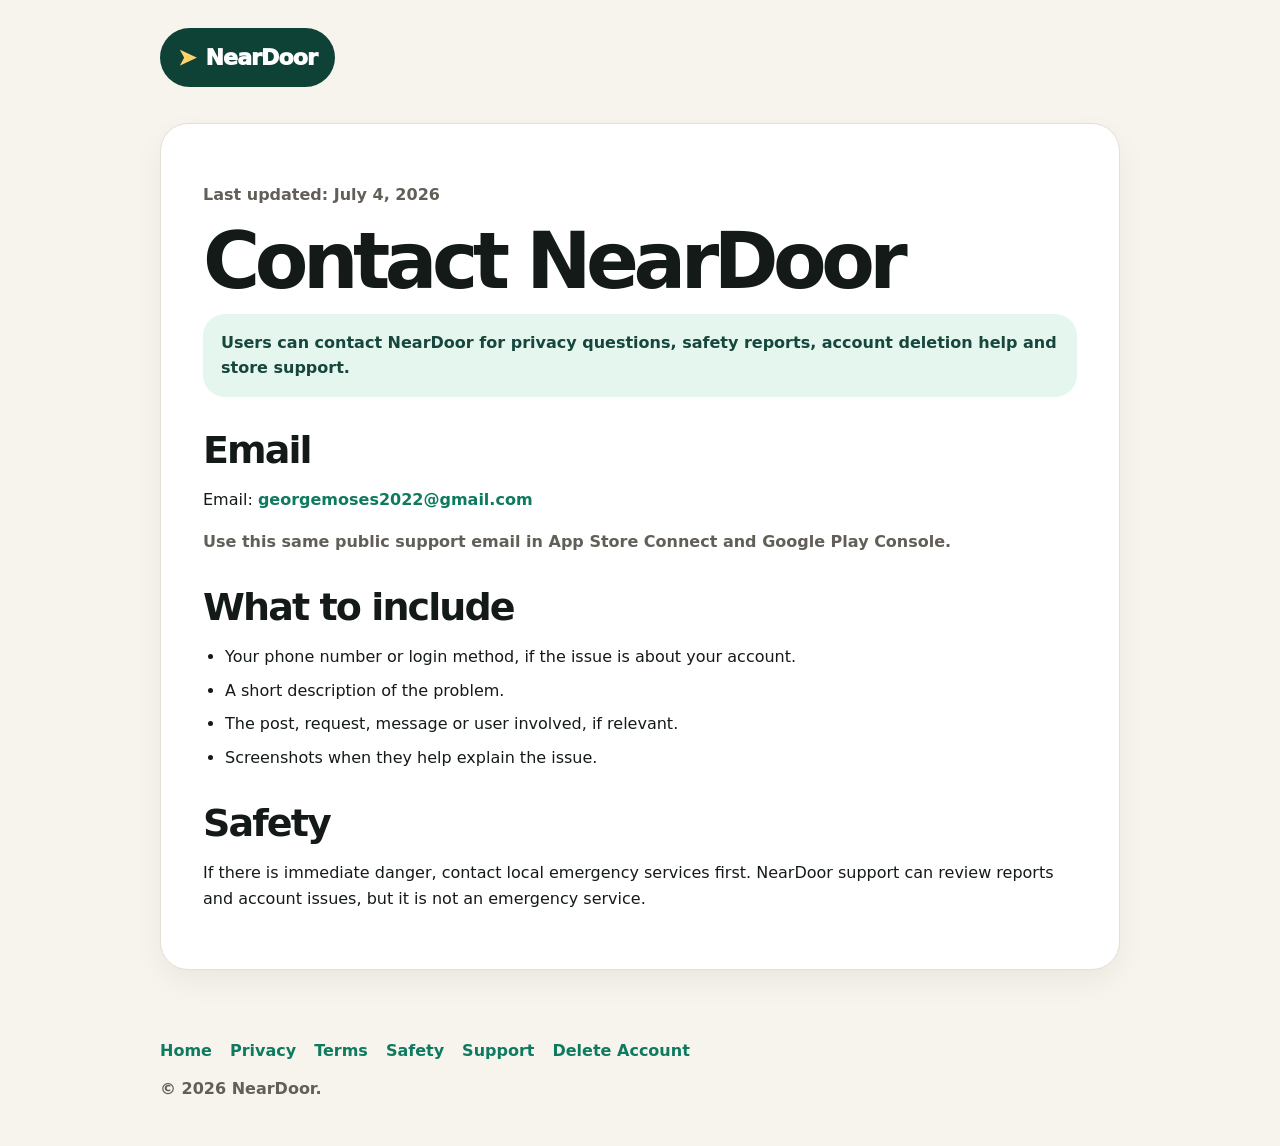
<file: contact.html>
<!doctype html>
<html lang="en">
  <head>
    <meta charset="utf-8" />
    <meta name="viewport" content="width=device-width, initial-scale=1" />
    <meta http-equiv="refresh" content="0; url=./contact/" />
    <title>Contact NearDoor</title>
    <link rel="canonical" href="./contact/" />
  </head>
  <body>
    <p><a href="./contact/">Open NearDoor contact page</a></p>
  </body>
</html>
</file>
<file: styles.css>
:root {
  --bg: #f7f4ee;
  --card: #ffffff;
  --ink: #141a17;
  --muted: #625f58;
  --green: #0f4237;
  --green-2: #0e7a5f;
  --mint: #e4f6ee;
  --gold: #ffd36a;
  --line: #e5ded2;
}

* {
  box-sizing: border-box;
}

body {
  margin: 0;
  background: var(--bg);
  color: var(--ink);
  font-family: Inter, ui-sans-serif, system-ui, -apple-system, BlinkMacSystemFont,
    "Segoe UI", sans-serif;
  line-height: 1.6;
}

a {
  color: var(--green-2);
  font-weight: 800;
  text-decoration: none;
}

a:hover {
  text-decoration: underline;
}

.shell {
  width: min(960px, calc(100% - 32px));
  margin: 0 auto;
}

.topbar {
  padding: 28px 0 12px;
}

.brand {
  display: inline-flex;
  align-items: center;
  gap: 10px;
  padding: 12px 18px;
  background: var(--green);
  color: white;
  border-radius: 999px;
  font-size: 22px;
  font-weight: 950;
  letter-spacing: -0.04em;
}

.brand-mark {
  color: var(--gold);
}

.hero {
  margin: 28px 0;
  padding: clamp(28px, 6vw, 56px);
  background: var(--green);
  color: white;
  border-radius: 36px;
}

.eyebrow {
  color: var(--gold);
  font-weight: 900;
  letter-spacing: 0.02em;
}

h1 {
  margin: 8px 0 12px;
  font-size: clamp(40px, 8vw, 78px);
  line-height: 0.95;
  letter-spacing: -0.07em;
}

h2 {
  margin: 34px 0 10px;
  font-size: clamp(26px, 4vw, 38px);
  line-height: 1.05;
  letter-spacing: -0.05em;
}

h3 {
  margin: 22px 0 8px;
  font-size: 20px;
  letter-spacing: -0.03em;
}

.hero p {
  color: #dceee7;
  font-size: 20px;
  max-width: 700px;
}

.grid {
  display: grid;
  grid-template-columns: repeat(auto-fit, minmax(230px, 1fr));
  gap: 14px;
  margin: 24px 0 44px;
}

.quicknav {
  display: flex;
  flex-wrap: wrap;
  gap: 10px;
  margin: 18px 0 0;
}

.quicknav a {
  display: inline-flex;
  padding: 10px 14px;
  background: rgba(255, 255, 255, 0.12);
  color: white;
  border: 1px solid rgba(255, 255, 255, 0.2);
  border-radius: 999px;
}

.card,
.content {
  background: var(--card);
  border: 1px solid var(--line);
  border-radius: 28px;
  box-shadow: 0 12px 30px rgba(20, 26, 23, 0.05);
}

.card {
  padding: 22px;
}

.card h2 {
  margin-top: 0;
  font-size: 24px;
}

.content {
  padding: clamp(22px, 5vw, 42px);
  margin: 24px 0 44px;
}

.section-card {
  scroll-margin-top: 20px;
}

.split-actions {
  display: flex;
  flex-wrap: wrap;
  gap: 10px;
  margin-top: 14px;
}

.notice {
  padding: 16px 18px;
  background: var(--mint);
  border-radius: 22px;
  color: #16463c;
  font-weight: 750;
}

ul {
  padding-left: 22px;
}

li {
  margin: 8px 0;
}

.meta {
  color: var(--muted);
  font-weight: 700;
}

.footer {
  padding: 24px 0 44px;
  color: var(--muted);
  font-weight: 650;
}

.footer nav {
  display: flex;
  flex-wrap: wrap;
  gap: 12px 18px;
  margin-bottom: 12px;
}

.button {
  display: inline-flex;
  align-items: center;
  justify-content: center;
  min-height: 48px;
  padding: 0 18px;
  background: var(--gold);
  color: var(--green);
  border-radius: 999px;
  font-weight: 950;
}

@media (max-width: 620px) {
  .hero,
  .content,
  .card {
    border-radius: 26px;
  }
}
</file>
